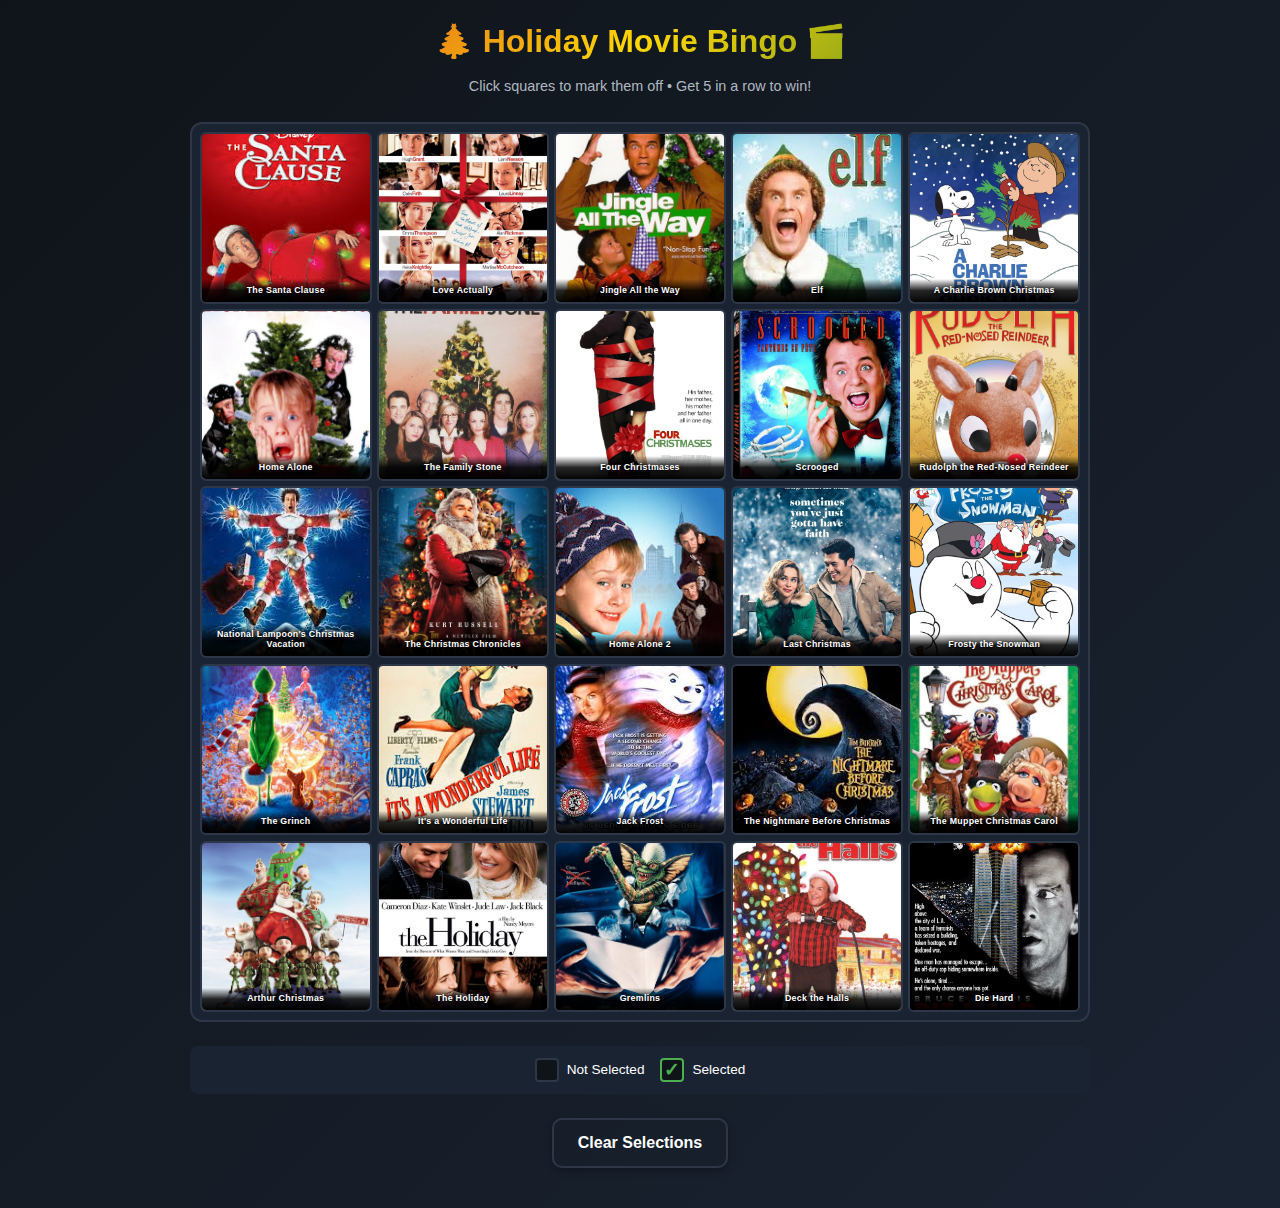
<file: bingo.html>
<!DOCTYPE html>
<html lang="en">
<head>
    <meta charset="UTF-8">
    <meta name="viewport" content="width=device-width, initial-scale=1.0, maximum-scale=1.0, user-scalable=no, viewport-fit=cover">
    <title>Holiday Movie Bingo</title>
    <style>
        * {
            margin: 0;
            padding: 0;
            box-sizing: border-box;
        }

        :root {
            --primary: #d32f2f;
            --primary-dark: #9a0007;
            --secondary: #2e7d32;
            --secondary-dark: #005005;
            --gold: #ffd700;
            --bg: #0f1419;
            --bg-light: #1a2332;
            --text: #ffffff;
            --text-muted: #b0b8c1;
            --border: #2d3748;
            --success: #4caf50;
            --shadow: rgba(0, 0, 0, 0.3);
        }

        body {
            font-family: -apple-system, BlinkMacSystemFont, 'Segoe UI', Roboto, Oxygen, Ubuntu, Cantarell, sans-serif;
            background: linear-gradient(135deg, #0f1419 0%, #1a2332 100%);
            color: var(--text);
            min-height: 100vh;
            line-height: 1.6;
            padding: 1rem;
            /* Prevent zoom on double-tap for iOS */
            touch-action: manipulation;
            /* Prevent text selection on mobile */
            -webkit-user-select: none;
            user-select: none;
        }

        .container {
            max-width: 900px;
            margin: 0 auto;
        }

        .header {
            text-align: center;
            margin-bottom: 1.5rem;
        }

        h1 {
            font-size: 2rem;
            margin-bottom: 0.5rem;
            background: linear-gradient(135deg, var(--primary), var(--gold), var(--secondary));
            -webkit-background-clip: text;
            -webkit-text-fill-color: transparent;
            background-clip: text;
            animation: shimmer 3s infinite;
        }

        @keyframes shimmer {
            0%, 100% { filter: hue-rotate(0deg); }
            50% { filter: hue-rotate(20deg); }
        }

        .subtitle {
            font-size: 0.9rem;
            color: var(--text-muted);
            margin-bottom: 0.5rem;
        }

        /* Bingo Grid - Optimized for Mobile */
        .bingo-grid {
            display: grid;
            grid-template-columns: repeat(5, 1fr);
            gap: 0.35rem;
            margin-bottom: 1.5rem;
            background: var(--bg-light);
            padding: 0.5rem;
            border-radius: 12px;
            border: 2px solid var(--border);
            /* Ensure proper touch handling */
            touch-action: manipulation;
        }

        .bingo-square {
            aspect-ratio: 1;
            background: var(--bg);
            border: 2px solid var(--border);
            border-radius: 6px;
            cursor: pointer;
            overflow: hidden;
            position: relative;
            transition: all 0.2s ease;
            /* Improve touch targets */
            -webkit-tap-highlight-color: transparent;
            touch-action: manipulation;
        }

        /* Remove hover effects on touch devices */
        @media (hover: hover) {
            .bingo-square:hover {
                transform: scale(1.05);
                border-color: var(--gold);
                z-index: 1;
            }
        }

        /* Active state for mobile touch feedback */
        .bingo-square:active {
            transform: scale(0.95);
        }

        .bingo-square.selected {
            border-color: var(--success);
            box-shadow: 0 0 20px rgba(76, 175, 80, 0.5);
        }

        .bingo-square.selected::after {
            content: '✓';
            position: absolute;
            top: 50%;
            left: 50%;
            transform: translate(-50%, -50%);
            font-size: 2.5rem;
            color: var(--success);
            text-shadow: 2px 2px 4px var(--shadow);
            z-index: 2;
            animation: checkmark 0.3s ease;
            pointer-events: none;
        }

        @keyframes checkmark {
            0% {
                transform: translate(-50%, -50%) scale(0);
                opacity: 0;
            }
            50% {
                transform: translate(-50%, -50%) scale(1.2);
            }
            100% {
                transform: translate(-50%, -50%) scale(1);
                opacity: 1;
            }
        }

        .bingo-square img {
            width: 100%;
            height: 100%;
            object-fit: cover;
            display: block;
        }

        .bingo-square.selected img {
            opacity: 0.4;
        }

        .movie-title {
            position: absolute;
            bottom: 0;
            left: 0;
            right: 0;
            background: linear-gradient(to top, rgba(0,0,0,0.98), rgba(0,0,0,0.85), transparent);
            padding: 0.4rem 0.2rem;
            font-size: 0.55rem;
            text-align: center;
            color: var(--text);
            font-weight: 700;
            line-height: 1.1;
            pointer-events: none;
            text-shadow: 
                0 1px 2px rgba(0, 0, 0, 0.8),
                0 2px 4px rgba(0, 0, 0, 0.6),
                0 0 8px rgba(0, 0, 0, 0.5);
            letter-spacing: 0.3px;
        }

        /* Actions */
        .actions {
            display: flex;
            gap: 0.75rem;
            justify-content: center;
            flex-wrap: wrap;
            margin-bottom: 1.5rem;
            padding: 0 0.5rem;
        }

        .btn {
            display: inline-flex;
            align-items: center;
            gap: 0.5rem;
            padding: 0.875rem 1.5rem;
            font-size: 1rem;
            font-weight: 600;
            text-decoration: none;
            border-radius: 10px;
            transition: all 0.2s ease;
            box-shadow: 0 2px 8px var(--shadow);
            cursor: pointer;
            border: none;
            /* Better touch targets */
            min-height: 44px;
            -webkit-tap-highlight-color: transparent;
            touch-action: manipulation;
        }

        .btn:active {
            transform: scale(0.97);
        }

        .btn-primary {
            background: linear-gradient(135deg, var(--primary), var(--primary-dark));
            color: var(--text);
        }

        .btn-primary:hover {
            transform: translateY(-2px);
            box-shadow: 0 6px 20px rgba(211, 47, 47, 0.4);
        }

        .btn-secondary {
            background: linear-gradient(135deg, var(--secondary), var(--secondary-dark));
            color: var(--text);
        }

        .btn-secondary:hover {
            transform: translateY(-2px);
            box-shadow: 0 6px 20px rgba(46, 125, 50, 0.4);
        }

        .btn-outline {
            background: transparent;
            border: 2px solid var(--border);
            color: var(--text);
        }

        .btn-outline:hover {
            border-color: var(--primary);
            background: rgba(211, 47, 47, 0.1);
        }

        /* Bingo Alert */
        .bingo-alert {
            display: none;
            position: fixed;
            top: 0;
            left: 0;
            right: 0;
            bottom: 0;
            background: rgba(0, 0, 0, 0.9);
            z-index: 1000;
            align-items: center;
            justify-content: center;
            animation: fadeIn 0.3s ease;
        }

        @keyframes fadeIn {
            from {
                opacity: 0;
            }
            to {
                opacity: 1;
            }
        }

        .bingo-alert.show {
            display: flex;
        }

        .bingo-content {
            background: linear-gradient(135deg, var(--primary), var(--secondary));
            padding: 3rem;
            border-radius: 16px;
            text-align: center;
            animation: bounceIn 0.5s ease;
            box-shadow: 0 8px 32px rgba(0, 0, 0, 0.5);
        }

        @keyframes bounceIn {
            0% {
                transform: scale(0.5);
                opacity: 0;
            }
            50% {
                transform: scale(1.1);
            }
            100% {
                transform: scale(1);
                opacity: 1;
            }
        }

        .bingo-content h2 {
            font-size: 3rem;
            margin: 0 0 1rem 0;
            color: var(--gold);
        }

        .bingo-content p {
            font-size: 1.5rem;
            margin-bottom: 2rem;
        }

        /* Legend - Mobile Optimized */
        .legend {
            display: flex;
            gap: 1rem;
            justify-content: center;
            margin-bottom: 1.5rem;
            padding: 0.75rem;
            background: var(--bg-light);
            border-radius: 8px;
        }

        .legend-item {
            display: flex;
            align-items: center;
            gap: 0.5rem;
            font-size: 0.85rem;
        }

        .legend-square {
            width: 24px;
            height: 24px;
            border: 2px solid var(--border);
            border-radius: 4px;
            background: var(--bg);
            flex-shrink: 0;
        }

        .legend-square.selected {
            border-color: var(--success);
            background: var(--bg);
            position: relative;
        }

        .legend-square.selected::after {
            content: '✓';
            position: absolute;
            top: 50%;
            left: 50%;
            transform: translate(-50%, -50%);
            color: var(--success);
            font-size: 1.2rem;
            font-weight: bold;
        }

        /* Mobile Optimization */
        @media (max-width: 768px) {
            body {
                padding: 0.5rem;
            }

            h1 {
                font-size: 1.75rem;
            }

            .subtitle {
                font-size: 0.85rem;
            }

            .header {
                margin-bottom: 1rem;
            }

            .bingo-grid {
                gap: 0.25rem;
                padding: 0.4rem;
                margin-bottom: 1rem;
            }

            .movie-title {
                font-size: 0.5rem;
                padding: 0.3rem 0.15rem;
                font-weight: 700;
            }

            .legend {
                gap: 0.75rem;
                padding: 0.6rem;
                font-size: 0.8rem;
            }

            .legend-square {
                width: 20px;
                height: 20px;
            }

            .actions {
                gap: 0.5rem;
                padding: 0;
            }

            .btn {
                padding: 0.75rem 1.25rem;
                font-size: 0.95rem;
            }

            .bingo-content {
                padding: 2rem 1rem;
                margin: 1rem;
            }

            .bingo-content h2 {
                font-size: 2.5rem;
            }

            .bingo-content p {
                font-size: 1.25rem;
            }
        }

        /* Extra small screens (phones in portrait) */
        @media (max-width: 480px) {
            body {
                padding: 0.4rem;
            }

            h1 {
                font-size: 1.5rem;
            }

            .subtitle {
                font-size: 0.8rem;
            }

            .bingo-grid {
                gap: 0.2rem;
                padding: 0.3rem;
            }

            .bingo-square.selected::after {
                font-size: 2rem;
            }

            .movie-title {
                font-size: 0.48rem;
                padding: 0.25rem 0.1rem;
                font-weight: 700;
                background: linear-gradient(to top, rgba(0,0,0,1), rgba(0,0,0,0.9), transparent);
            }

            .legend {
                font-size: 0.75rem;
                padding: 0.5rem;
            }

            .btn {
                padding: 0.7rem 1rem;
                font-size: 0.9rem;
                width: 100%;
                max-width: 280px;
            }

            .bingo-content {
                padding: 1.5rem 0.75rem;
                margin: 0.5rem;
            }

            .bingo-content h2 {
                font-size: 2rem;
            }

            .bingo-content p {
                font-size: 1rem;
                margin-bottom: 1.5rem;
            }
        }

        /* Landscape mode optimization */
        @media (max-width: 812px) and (orientation: landscape) {
            body {
                padding: 0.5rem;
            }

            .header {
                margin-bottom: 0.5rem;
            }

            h1 {
                font-size: 1.5rem;
            }

            .subtitle {
                font-size: 0.75rem;
                margin-bottom: 0.25rem;
            }

            .bingo-grid {
                max-width: 500px;
                margin: 0 auto 1rem;
            }

            .legend {
                margin-bottom: 0.75rem;
                padding: 0.5rem;
            }

            .actions {
                margin-bottom: 0.75rem;
            }
        }
    </style>
</head>
<body>
    <div class="container">
        <div class="header">
            <h1>🎄 Holiday Movie Bingo 🎬</h1>
            <p class="subtitle">Click squares to mark them off • Get 5 in a row to win!</p>
        </div>

        <!-- Bingo Card Grid -->
        <div class="bingo-grid" id="bingo-grid">
            <!-- Grid will be generated by JavaScript -->
        </div>

        <div class="legend">
            <div class="legend-item">
                <div class="legend-square"></div>
                <span>Not Selected</span>
            </div>
            <div class="legend-item">
                <div class="legend-square selected"></div>
                <span>Selected</span>
            </div>
        </div>

        <div class="actions">
            <button class="btn btn-outline" onclick="clearSelections()">Clear Selections</button>
        </div>

        <!-- Bingo Alert -->
        <div id="bingo-alert" class="bingo-alert">
            <div class="bingo-content">
                <h2>🎉 BINGO! 🎉</h2>
                <p>You completed a line!</p>
                <button class="btn btn-primary" onclick="dismissBingo()">Continue Playing</button>
            </div>
        </div>
    </div>

    <script>
        // Holiday movie data with poster URLs
        const HOLIDAY_MOVIES = [
            { id: 1, name: "Home Alone", poster: "Src/Home_Alone.jpg" },
            { id: 2, name: "Elf", poster: "Src/Elf.jpg" },
            { id: 3, name: "The Polar Express", poster: "Src/The_Polar_Express.jpg" },
            { id: 4, name: "A Christmas Story", poster: "Src/A_Christmas_Story.jpg" },
            { id: 5, name: "The Grinch", poster: "Src/The_Grinch.jpg" },
            { id: 6, name: "Home Alone 2", poster: "Src/Home_Alone_2.jpg" },
            { id: 7, name: "Miracle on 34th Street", poster: "Src/Miracle_on_34th_Street.jpg" },
            { id: 8, name: "It's a Wonderful Life", poster: "Src/Its_a_Wonderful_Life.jpg" },
            { id: 9, name: "The Santa Clause", poster: "Src/The_Santa_Clause.jpg" },
            { id: 10, name: "National Lampoon's Christmas Vacation", poster: "Src/National_Lampoons_Christmas_Vacation.jpg" },
            { id: 11, name: "Jingle All the Way", poster: "Src/Jingle_All_the_Way.jpg" },
            { id: 12, name: "The Nightmare Before Christmas", poster: "Src/The_Nightmare_Before_Christmas.jpg" },
            { id: 13, name: "Love Actually", poster: "Src/Love_Actually.jpg" },
            { id: 14, name: "The Holiday", poster: "Src/The_Holiday.jpg" },
            { id: 15, name: "Fred Claus", poster: "Src/Fred_Claus.jpg" },
            { id: 16, name: "The Christmas Chronicles", poster: "Src/The_Christmas_Chronicles.jpg" },
            { id: 17, name: "Klaus", poster: "Src/Klaus.jpg" },
            { id: 18, name: "A Christmas Carol", poster: "Src/A_Christmas_Carol.jpg" },
            { id: 19, name: "The Muppet Christmas Carol", poster: "Src/The_Muppet_Christmas_Carol.jpg" },
            { id: 20, name: "White Christmas", poster: "Src/White_Christmas.jpg" },
            { id: 21, name: "Die Hard", poster: "Src/Die_Hard.jpg" },
            { id: 22, name: "The Family Stone", poster: "Src/The_Family_Stone.jpg" },
            { id: 23, name: "Four Christmases", poster: "Src/Four_Christmases.jpg" },
            { id: 24, name: "Last Christmas", poster: "Src/Last_Christmas.jpg" },
            { id: 25, name: "Gremlins", poster: "Src/Gremlins.jpg" },
            { id: 26, name: "Scrooged", poster: "Src/Scrooged.jpg" },
            { id: 27, name: "Arthur Christmas", poster: "Src/Arthur_Christmas.jpg" },
            { id: 28, name: "The Year Without a Santa Claus", poster: "Src/The_Year_Without_a_Santa_Claus.jpg" },
            { id: 29, name: "Jack Frost", poster: "Src/Jack_Frost.jpg" },
            { id: 30, name: "Rise of the Guardians", poster: "Src/Rise_of_the_Guardians.jpg" },
            { id: 31, name: "Rudolph the Red-Nosed Reindeer", poster: "Src/Rudolph_the_Red-Nosed_Reindeer.jpg" },
            { id: 32, name: "Frosty the Snowman", poster: "Src/Frosty_the_Snowman.jpg" },
            { id: 33, name: "A Charlie Brown Christmas", poster: "Src/A_Charlie_Brown_Christmas.jpg" },
            { id: 34, name: "How the Grinch Stole Christmas", poster: "Src/How_the_Grinch_Stole_Christmas.jpg" },
            { id: 35, name: "Deck the Halls", poster: "Src/Deck_the_Halls.jpg" }
        ];

        let playerCard = [];
        let selectedSquares = new Set();

        // Fisher-Yates shuffle algorithm (proper random shuffle)
        function shuffleArray(array) {
            const shuffled = [...array];
            for (let i = shuffled.length - 1; i > 0; i--) {
                const j = Math.floor(Math.random() * (i + 1));
                [shuffled[i], shuffled[j]] = [shuffled[j], shuffled[i]];
            }
            return shuffled;
        }

        // Generate a random bingo card (25 unique movies)
        function generateBingoCard() {
            const shuffled = shuffleArray(HOLIDAY_MOVIES);
            return shuffled.slice(0, 25);
        }

        // Display the bingo card
        function displayBingoCard() {
            const grid = document.getElementById('bingo-grid');
            grid.innerHTML = '';
            
            playerCard.forEach((movie, index) => {
                const square = document.createElement('div');
                square.className = 'bingo-square';
                square.dataset.index = index;
                
                const img = document.createElement('img');
                img.src = movie.poster;
                img.alt = movie.name;
                img.loading = 'lazy';
                
                const title = document.createElement('div');
                title.className = 'movie-title';
                title.textContent = movie.name;
                
                square.appendChild(img);
                square.appendChild(title);
                
                square.addEventListener('click', () => toggleSquare(index));
                
                grid.appendChild(square);
            });
        }

        // Toggle square selection
        function toggleSquare(index) {
            const square = document.querySelector(`.bingo-square[data-index="${index}"]`);
            
            if (selectedSquares.has(index)) {
                selectedSquares.delete(index);
                square.classList.remove('selected');
            } else {
                selectedSquares.add(index);
                square.classList.add('selected');
            }
            
            // Check for bingo
            checkForBingo();
        }

        // Check if player has bingo
        function checkForBingo() {
            const wins = [
                // Rows
                [0, 1, 2, 3, 4],
                [5, 6, 7, 8, 9],
                [10, 11, 12, 13, 14],
                [15, 16, 17, 18, 19],
                [20, 21, 22, 23, 24],
                // Columns
                [0, 5, 10, 15, 20],
                [1, 6, 11, 16, 21],
                [2, 7, 12, 17, 22],
                [3, 8, 13, 18, 23],
                [4, 9, 14, 19, 24],
                // Diagonals
                [0, 6, 12, 18, 24],
                [4, 8, 12, 16, 20]
            ];
            
            for (const combo of wins) {
                if (combo.every(index => selectedSquares.has(index))) {
                    showBingo();
                    return;
                }
            }
        }

        // Show bingo alert
        function showBingo() {
            document.getElementById('bingo-alert').classList.add('show');
        }

        // Dismiss bingo alert
        function dismissBingo() {
            document.getElementById('bingo-alert').classList.remove('show');
        }

        // Generate a new card
        function generateNewCard() {
            if (selectedSquares.size > 0) {
                if (!confirm('Generate a new card? This will clear your current selections.')) {
                    return;
                }
            }
            selectedSquares.clear();
            playerCard = generateBingoCard();
            displayBingoCard();
        }

        // Clear all selections
        function clearSelections() {
            if (selectedSquares.size === 0) {
                return;
            }
            if (confirm('Are you sure you want to clear all selections?')) {
                selectedSquares.clear();
                document.querySelectorAll('.bingo-square').forEach(square => {
                    square.classList.remove('selected');
                });
            }
        }

        // Initialize on page load
        window.addEventListener('DOMContentLoaded', () => {
            playerCard = generateBingoCard();
            displayBingoCard();
        });
    </script>
</body>
</html>
</file>
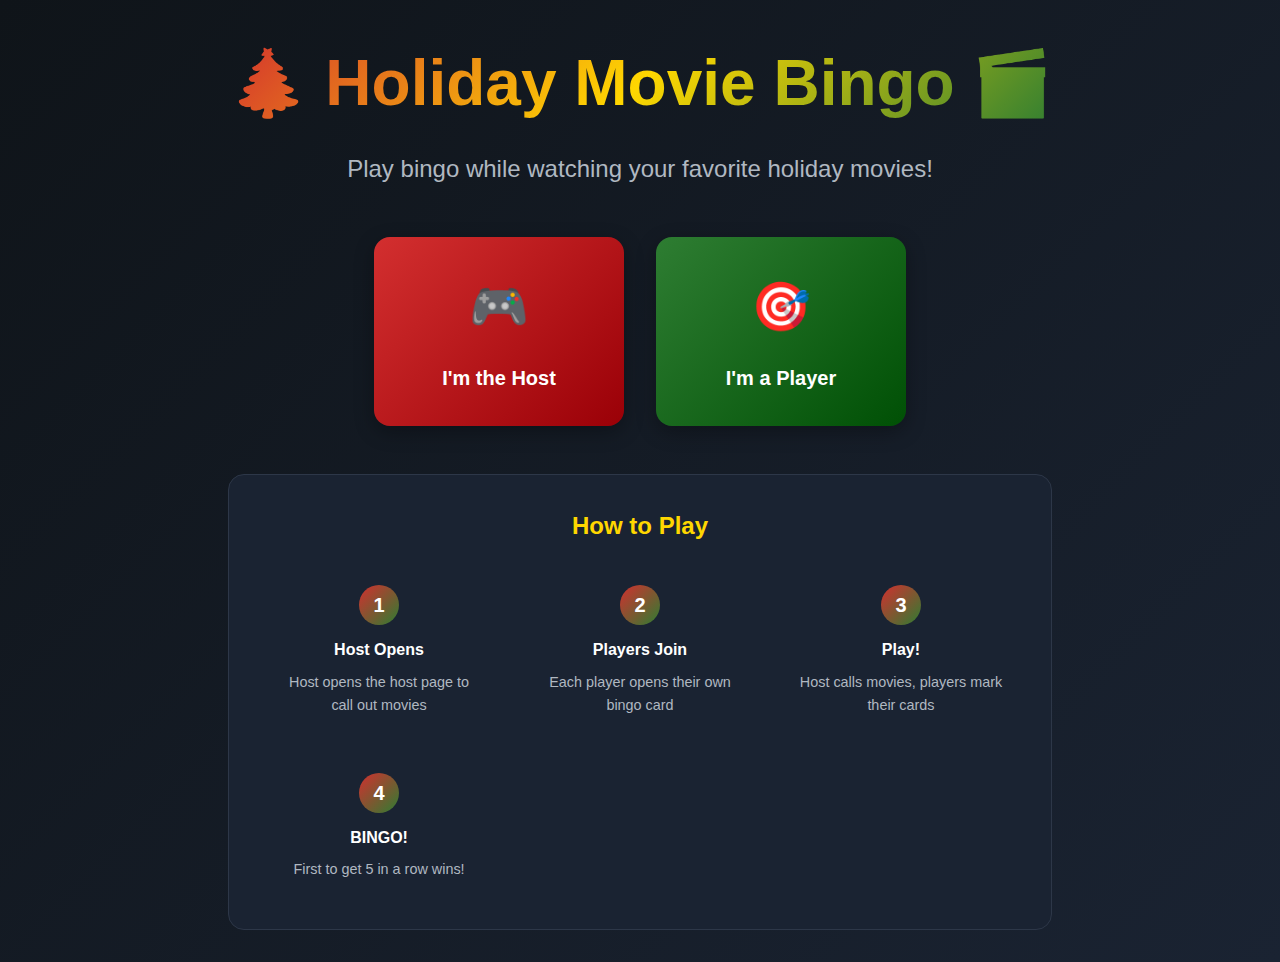
<file: start.html>
<!DOCTYPE html>
<html lang="en">
<head>
    <meta charset="UTF-8">
    <meta name="viewport" content="width=device-width, initial-scale=1.0">
    <title>Holiday Movie Bingo</title>
    <style>
        * {
            margin: 0;
            padding: 0;
            box-sizing: border-box;
        }

        :root {
            --primary: #d32f2f;
            --primary-dark: #9a0007;
            --secondary: #2e7d32;
            --secondary-dark: #005005;
            --gold: #ffd700;
            --bg: #0f1419;
            --bg-light: #1a2332;
            --text: #ffffff;
            --text-muted: #b0b8c1;
            --border: #2d3748;
            --shadow: rgba(0, 0, 0, 0.3);
        }

        body {
            font-family: -apple-system, BlinkMacSystemFont, 'Segoe UI', Roboto, Oxygen, Ubuntu, Cantarell, sans-serif;
            background: linear-gradient(135deg, #0f1419 0%, #1a2332 100%);
            color: var(--text);
            min-height: 100vh;
            line-height: 1.6;
            display: flex;
            align-items: center;
            justify-content: center;
            padding: 2rem;
        }

        .container {
            max-width: 900px;
            margin: 0 auto;
            text-align: center;
        }

        h1 {
            font-size: 4rem;
            margin-bottom: 1rem;
            background: linear-gradient(135deg, var(--primary), var(--gold), var(--secondary));
            -webkit-background-clip: text;
            -webkit-text-fill-color: transparent;
            background-clip: text;
            animation: shimmer 3s infinite;
        }

        @keyframes shimmer {
            0%, 100% { filter: hue-rotate(0deg); }
            50% { filter: hue-rotate(20deg); }
        }

        .subtitle {
            font-size: 1.5rem;
            color: var(--text-muted);
            margin-bottom: 3rem;
        }

        .role-selector {
            display: flex;
            gap: 2rem;
            justify-content: center;
            margin-bottom: 3rem;
            flex-wrap: wrap;
        }

        .btn {
            display: inline-flex;
            flex-direction: column;
            align-items: center;
            gap: 1rem;
            padding: 2rem 3rem;
            font-size: 1.25rem;
            font-weight: 600;
            text-decoration: none;
            border-radius: 16px;
            transition: all 0.3s ease;
            box-shadow: 0 6px 20px var(--shadow);
            min-width: 250px;
        }

        .btn-icon {
            font-size: 3rem;
        }

        .btn-primary {
            background: linear-gradient(135deg, var(--primary), var(--primary-dark));
            color: var(--text);
        }

        .btn-primary:hover {
            transform: translateY(-5px);
            box-shadow: 0 10px 30px rgba(211, 47, 47, 0.5);
        }

        .btn-secondary {
            background: linear-gradient(135deg, var(--secondary), var(--secondary-dark));
            color: var(--text);
        }

        .btn-secondary:hover {
            transform: translateY(-5px);
            box-shadow: 0 10px 30px rgba(46, 125, 50, 0.5);
        }

        .info-section {
            background: var(--bg-light);
            padding: 2rem;
            border-radius: 16px;
            border: 1px solid var(--border);
            text-align: left;
        }

        .info-section h2 {
            font-size: 1.5rem;
            margin-bottom: 1rem;
            color: var(--gold);
            text-align: center;
        }

        .steps {
            display: grid;
            grid-template-columns: repeat(auto-fit, minmax(200px, 1fr));
            gap: 1.5rem;
            margin-top: 1.5rem;
        }

        .step {
            text-align: center;
            padding: 1rem;
        }

        .step-number {
            width: 40px;
            height: 40px;
            background: linear-gradient(135deg, var(--primary), var(--secondary));
            color: var(--text);
            border-radius: 50%;
            display: flex;
            align-items: center;
            justify-content: center;
            font-size: 1.25rem;
            font-weight: bold;
            margin: 0 auto 0.75rem;
        }

        .step h3 {
            font-size: 1rem;
            margin-bottom: 0.5rem;
        }

        .step p {
            color: var(--text-muted);
            font-size: 0.9rem;
        }

        @media (max-width: 768px) {
            h1 {
                font-size: 2.5rem;
            }

            .subtitle {
                font-size: 1.2rem;
            }

            .role-selector {
                flex-direction: column;
                align-items: center;
            }

            .btn {
                width: 100%;
                max-width: 300px;
            }
        }
    </style>
</head>
<body>
    <div class="container">
        <h1>🎄 Holiday Movie Bingo 🎬</h1>
        <p class="subtitle">Play bingo while watching your favorite holiday movies!</p>
        
        <div class="role-selector">
            <a href="host.html" class="btn btn-primary">
                <span class="btn-icon">🎮</span>
                <span>I'm the Host</span>
            </a>
            <a href="index.html" class="btn btn-secondary">
                <span class="btn-icon">🎯</span>
                <span>I'm a Player</span>
            </a>
        </div>
        
        <div class="info-section">
            <h2>How to Play</h2>
            <div class="steps">
                <div class="step">
                    <div class="step-number">1</div>
                    <h3>Host Opens</h3>
                    <p>Host opens the host page to call out movies</p>
                </div>
                <div class="step">
                    <div class="step-number">2</div>
                    <h3>Players Join</h3>
                    <p>Each player opens their own bingo card</p>
                </div>
                <div class="step">
                    <div class="step-number">3</div>
                    <h3>Play!</h3>
                    <p>Host calls movies, players mark their cards</p>
                </div>
                <div class="step">
                    <div class="step-number">4</div>
                    <h3>BINGO!</h3>
                    <p>First to get 5 in a row wins!</p>
                </div>
            </div>
        </div>
    </div>
</body>
</html>
</file>
